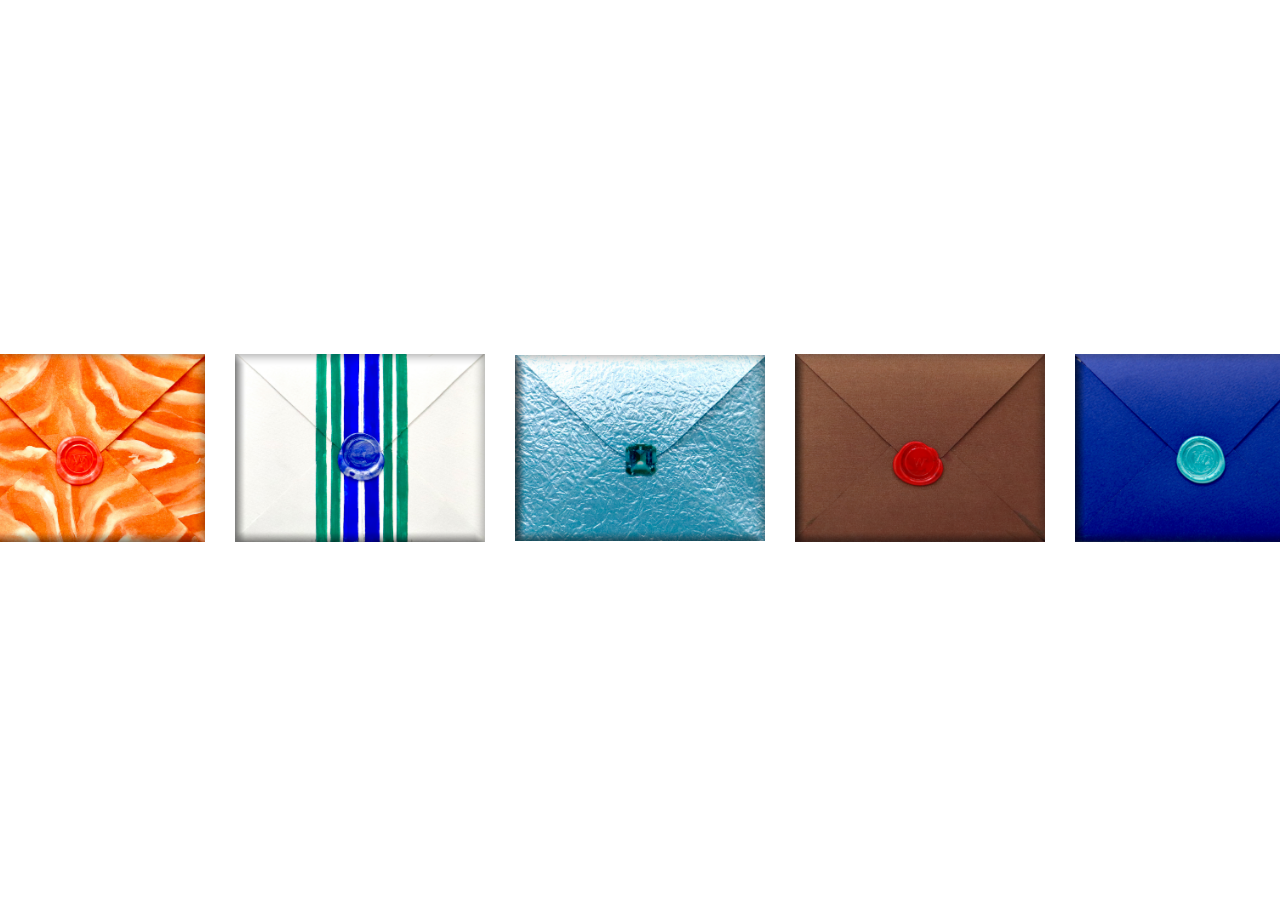
<file: index.html>
<!DOCTYPE html>
<html lang="ko">
<head>
    <meta charset="UTF-8">
    <meta name="viewport" content="width=device-width, initial-scale=1.0">
    <link rel="stylesheet" href="styles.css">
</head>
<body>
    <div class="container">
        <a href="page1-1.html">
        <div class="image-container">
            <img src="img/img1.jpg" alt="Image 1" class="main-image" id="image1">
            <img src="img/hover-image1.jpg" alt="Hover-image1" class="hover-image">
        </div>
        </a>
        <a href="page1-2.html">
        <div class="image-container">
            <img src="img/img2.jpg" alt="Image 2" class="main-image" id="image2">
            <img src="img/hover-image2.jpg" alt="Hover Image 2" class="hover-image">
        </div>
        </a>
        <a href="page1-3.html">
        <div class="image-container">
            <img src="img/img3.jpg" alt="Image 3" class="main-image" id="image3">
            <img src="img/hover-image3.jpg" alt="Hover Image 3" class="hover-image">
        </div>
        </a>
        <a href="page1-4.html">
        <div class="image-container">
            <img src="img/img4.jpg" alt="Image 4" class="main-image" id="image4">
            <img src="img/hover-image4.jpg" alt="Hover Image 4" class="hover-image">
        </div>
        </a>
        <a href="page1-5.html">
        <div class="image-container">
            <img src="img/img5.jpg" alt="Image 5" class="main-image" id="image5">
            <img src="img/hover-image5.jpg" alt="Hover Image 5" class="hover-image">
        </div>
        </a>
    </div>

    <script src="script.js"></script>    
</body>
</html>
</file>
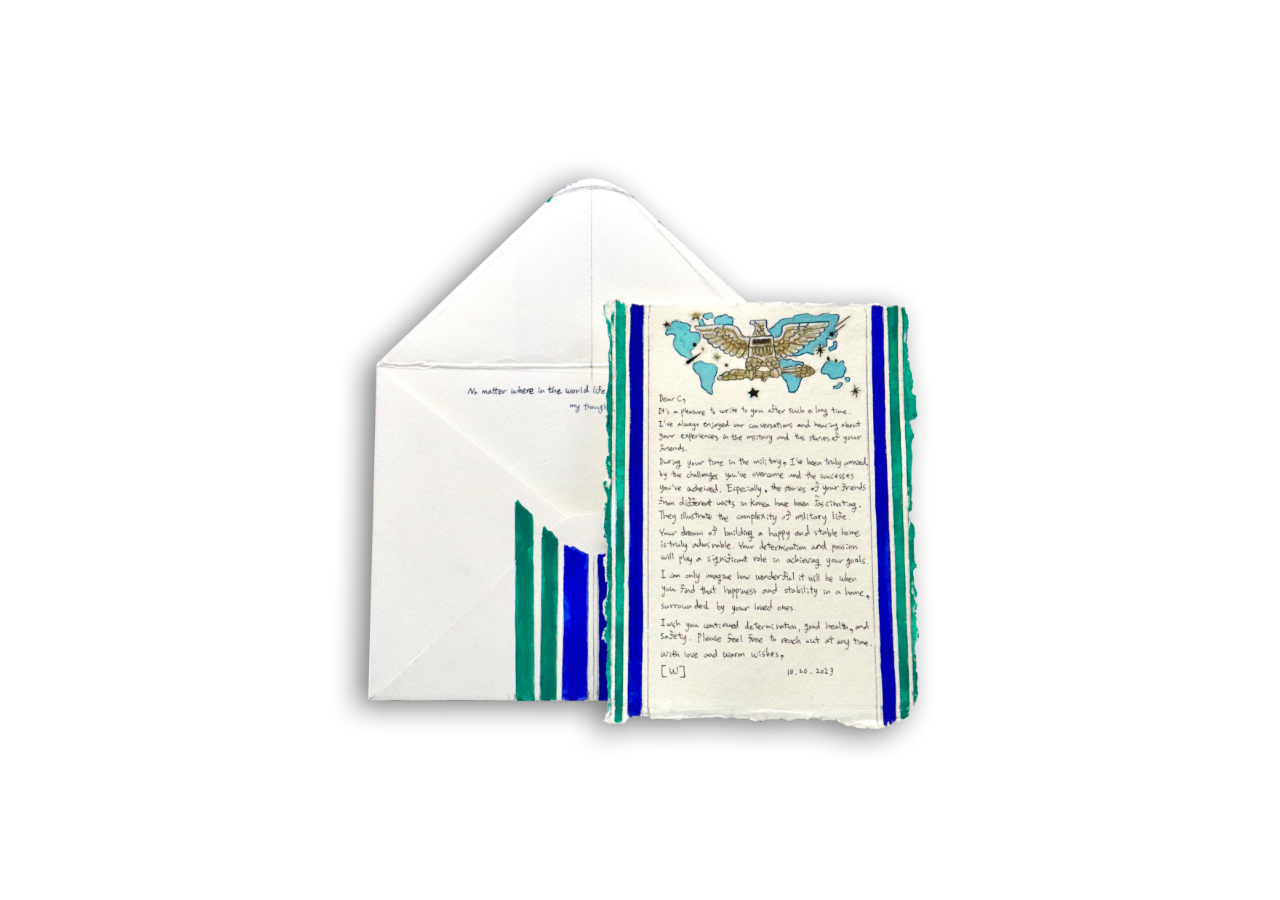
<file: page1-2.html>
<!DOCTYPE html>
<html lang="ko">
<head>
    <meta charset="UTF-8">
    <meta name="viewport" content="width=device-width, initial-scale=1.0">
    <link rel="stylesheet" href="styles.css">
    <title>Page 1-1</title>
</head>
<body>
    <a href="page2-2.html">
    <div class="page-container">
        <div class="image-container" onclick="goToPage('page1-1_hover.html')">
            <img src="img/1-2.jpg" alt="Page 1-2 Image" class="main-image" id="page1-2-image">
            <img src="img/hover-image1-2.jpg" alt="Page 1-2 Hover Image" class="hover-image" id="page1-2-hover-image">
        </div>
    </div>
    </a>

    <script src="script.js"></script>
</body>
</html>
</file>
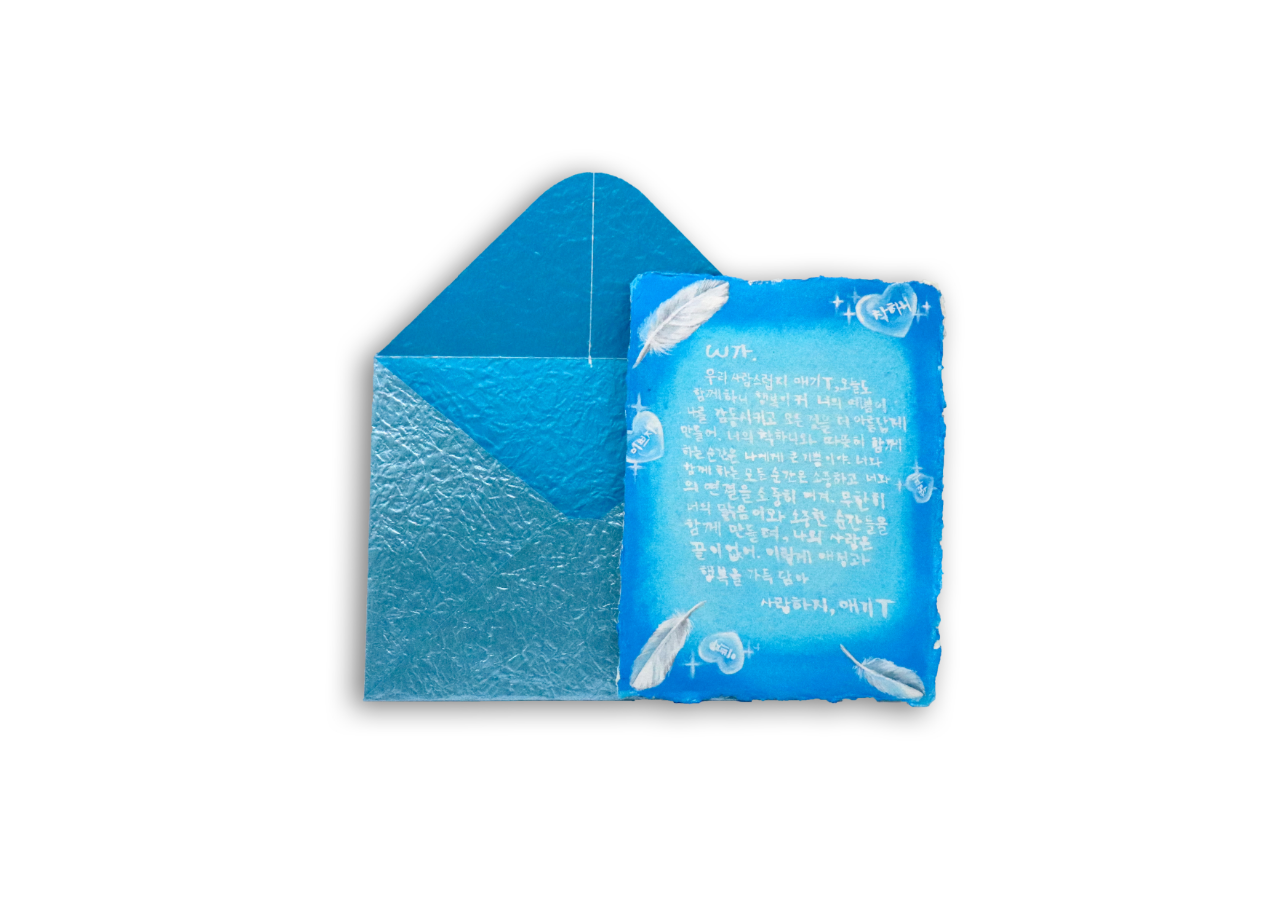
<file: page1-3.html>
<!DOCTYPE html>
<html lang="ko">
<head>
    <meta charset="UTF-8">
    <meta name="viewport" content="width=device-width, initial-scale=1.0">
    <link rel="stylesheet" href="styles.css">
    <title>Page 1-1</title>
</head>
<body>
    <a href="page2-3.html">
    <div class="page-container">
        <div class="image-container" onclick="goToPage('page1-1_hover.html')">
            <img src="img/1-3.jpg" alt="Page 1-3 Image" class="main-image" id="page1-3-image">
            <img src="img/hover-image1-3.jpg" alt="Page 1-3 Hover Image" class="hover-image" id="page1-3-hover-image">
        </div>
    </div>
    </a>

    <script src="script.js"></script>
</body>
</html>
</file>
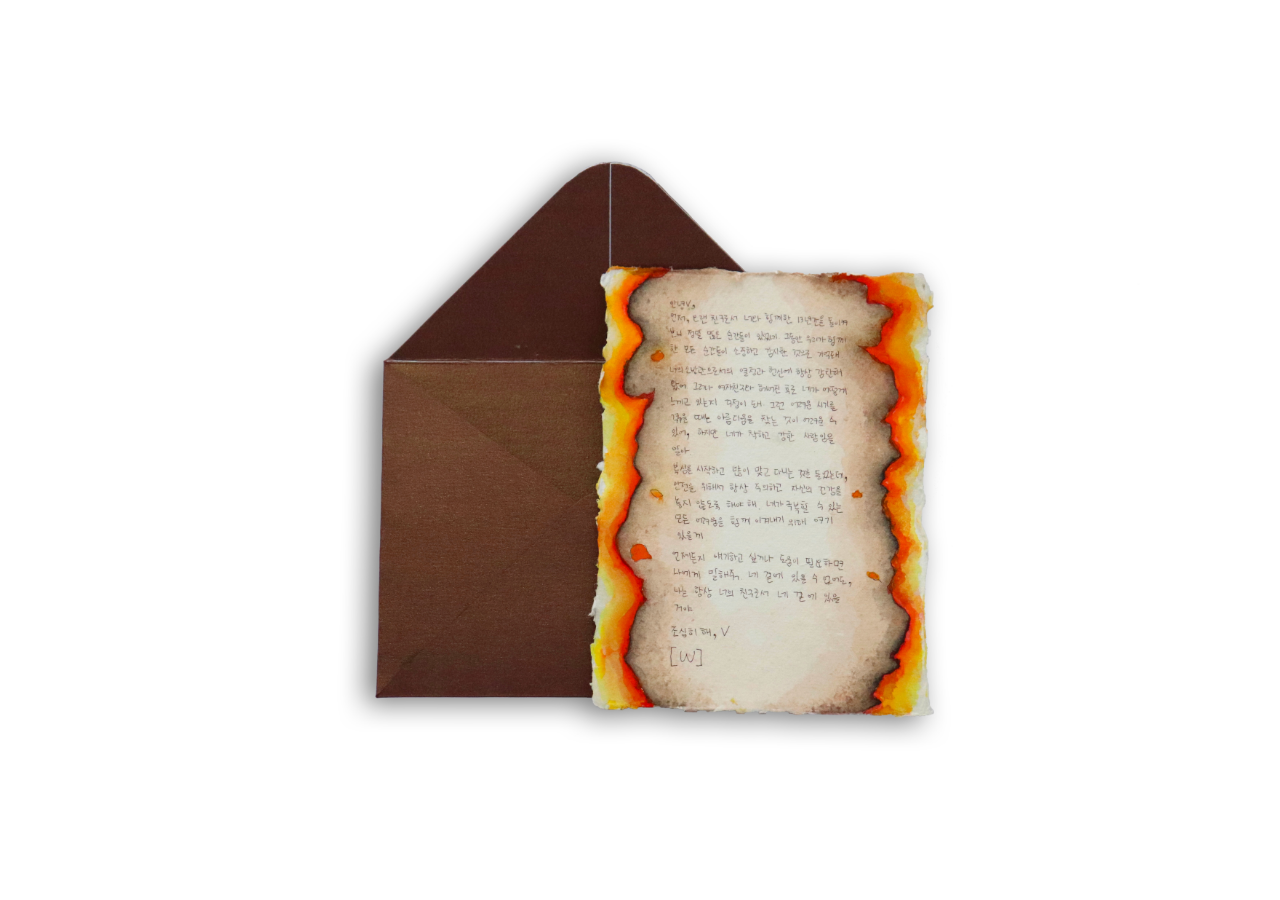
<file: page1-4.html>
<!DOCTYPE html>
<html lang="ko">
<head>
    <meta charset="UTF-8">
    <meta name="viewport" content="width=device-width, initial-scale=1.0">
    <link rel="stylesheet" href="styles.css">
    <title>Page 1-1</title>
</head>
<body>
    <a href="page2-4.html">
    <div class="page-container">
        <div class="image-container" onclick="goToPage('page1-1_hover.html')">
            <img src="img/1-4.jpg" alt="Page 1-4 Image" class="main-image" id="page1-4-image">
            <img src="img/hover-image1-4.jpg" alt="Page 1-4 Hover Image" class="hover-image" id="page1-4-hover-image">
        </div>
    </div>
    </a>

    <script src="script.js"></script>
</body>
</html>
</file>
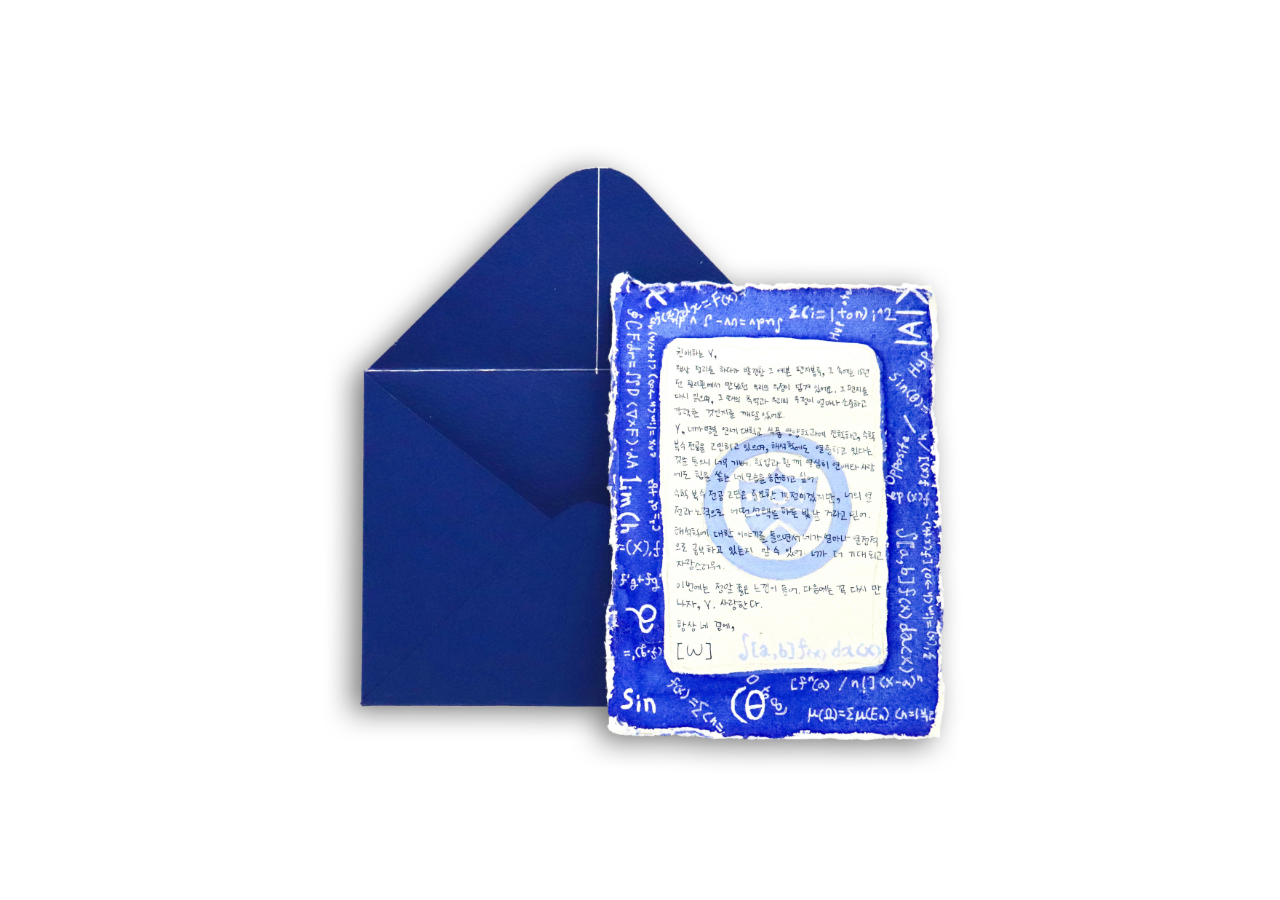
<file: page1-5.html>
<!DOCTYPE html>
<html lang="ko">
<head>
    <meta charset="UTF-8">
    <meta name="viewport" content="width=device-width, initial-scale=1.0">
    <link rel="stylesheet" href="styles.css">
    <title>Page 1-1</title>
</head>
<body>
    <a href="page2-5.html">
    <div class="page-container">
        <div class="image-container" onclick="goToPage('page1-1_hover.html')">
            <img src="img/1-5.jpg" alt="Page 1-5 Image" class="main-image" id="page1-5-image">
            <img src="img/hover-image1-5.jpg" alt="Page 1-5 Hover Image" class="hover-image" id="page1-5-hover-image">
        </div>
    </div>
    </a>

    <script src="script.js"></script>
</body>
</html>
</file>
<file: styles.css>
body {
    margin: 0;
    padding: 0;
    font-family: Arial, sans-serif;
    background-color: #ffffff; /* 흰색 배경 */
}

.container {
    display: flex;
    justify-content: center;
    align-items: center;
    height: 100vh;
    background-color: #ffffff; /* 흰색 배경 */
}

.image-container {
    position: relative;
    margin: 0 15px;
}

.main-image {
    width: 250px; /* 이미지 크기 조절 */
    height: auto;
    cursor: pointer;
}

.hover-image {
    position: absolute;
    top: 0;
    left: 0;
    display: none;
    width: 250px; /* 이미지 크기 조절 */
    height: auto;
}

.image-container:hover .hover-image {
    display: block;
}

.page-container {
    display: flex;
    justify-content: center;
    align-items: center;
    height: 100vh;
}

.page-container .image-container {
    position: relative;
    cursor: pointer;
}

.page-container .main-image {
    width: 1000px; /* 이미지 크기 조절 */
    height: auto;
}

.page-container .hover-image {
    position: absolute;
    top: 0;
    left: 0;
    display: none;
    width: 1000px; /* 호버 이미지 크기 조절 */
    height: auto;
}

.page-container .image-container:hover .hover-image {
    display: block;
}

.page-container {
    display: flex;
    justify-content: center;
    align-items: center;
    height: 100vh;
}

/* styles.css */

body {
    margin: 0;
    padding: 0;
    display: flex;
    justify-content: center;
    align-items: center;
    height: 100vh;
}

.page-container {
    text-align: center;
}

.video-wrapper {
    position: relative;
    width: 1000px; /* 또는 원하는 크기로 조절 */
    height: 567px; /* 또는 원하는 크기로 조절 */
}

.page-container iframe {
    position: absolute;
    top: 50%;
    left: 50%;
    transform: translate(-50%, -50%);
}

.back-to-index-button {
    position: absolute;
    bottom: 10px;
    right: 10px;
    color: #ffffff;
    text-decoration: none;
    background-color: #007bff; /* 버튼 배경색 */
    padding: 5px 10px;
    border-radius: 5px;
    font-size: 14px;
}

.back-to-index-button:hover {
    background-color: #0056b3; /* 호버 시 배경색 변경 */
}
</file>
